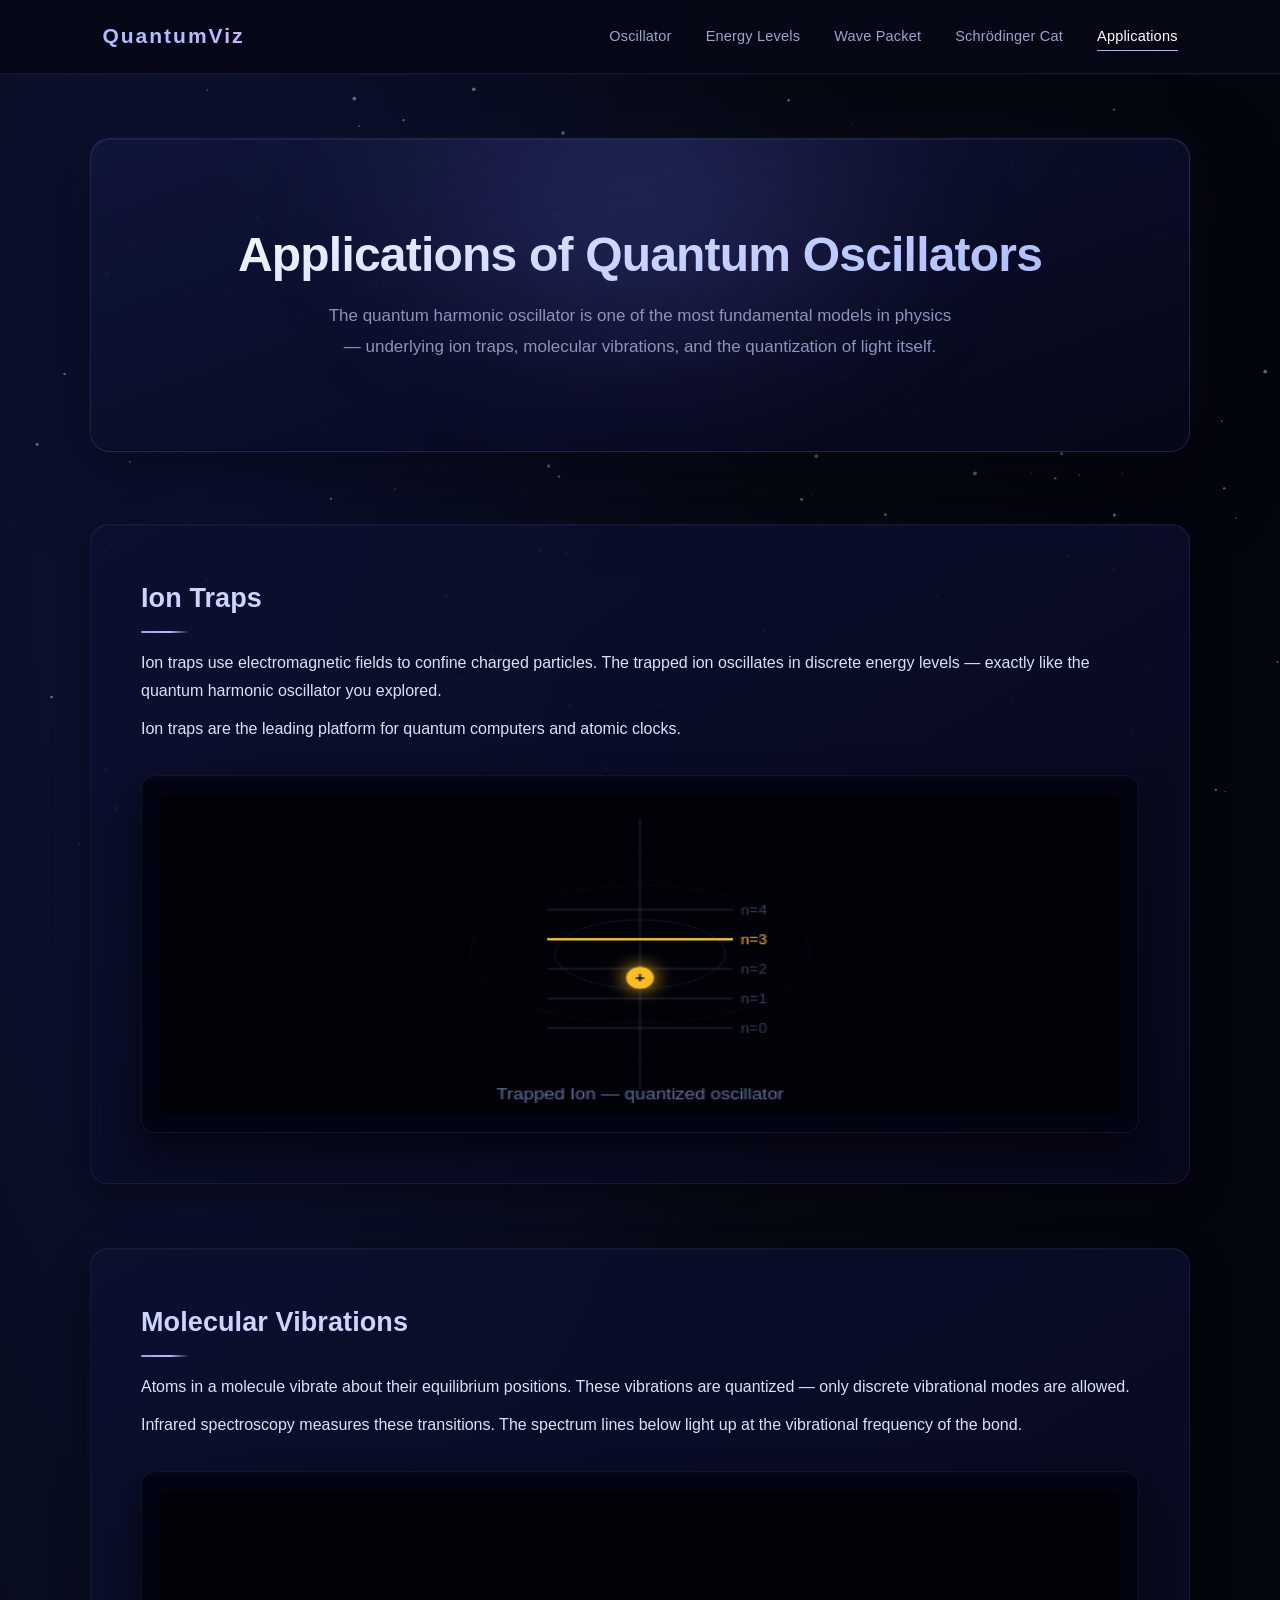
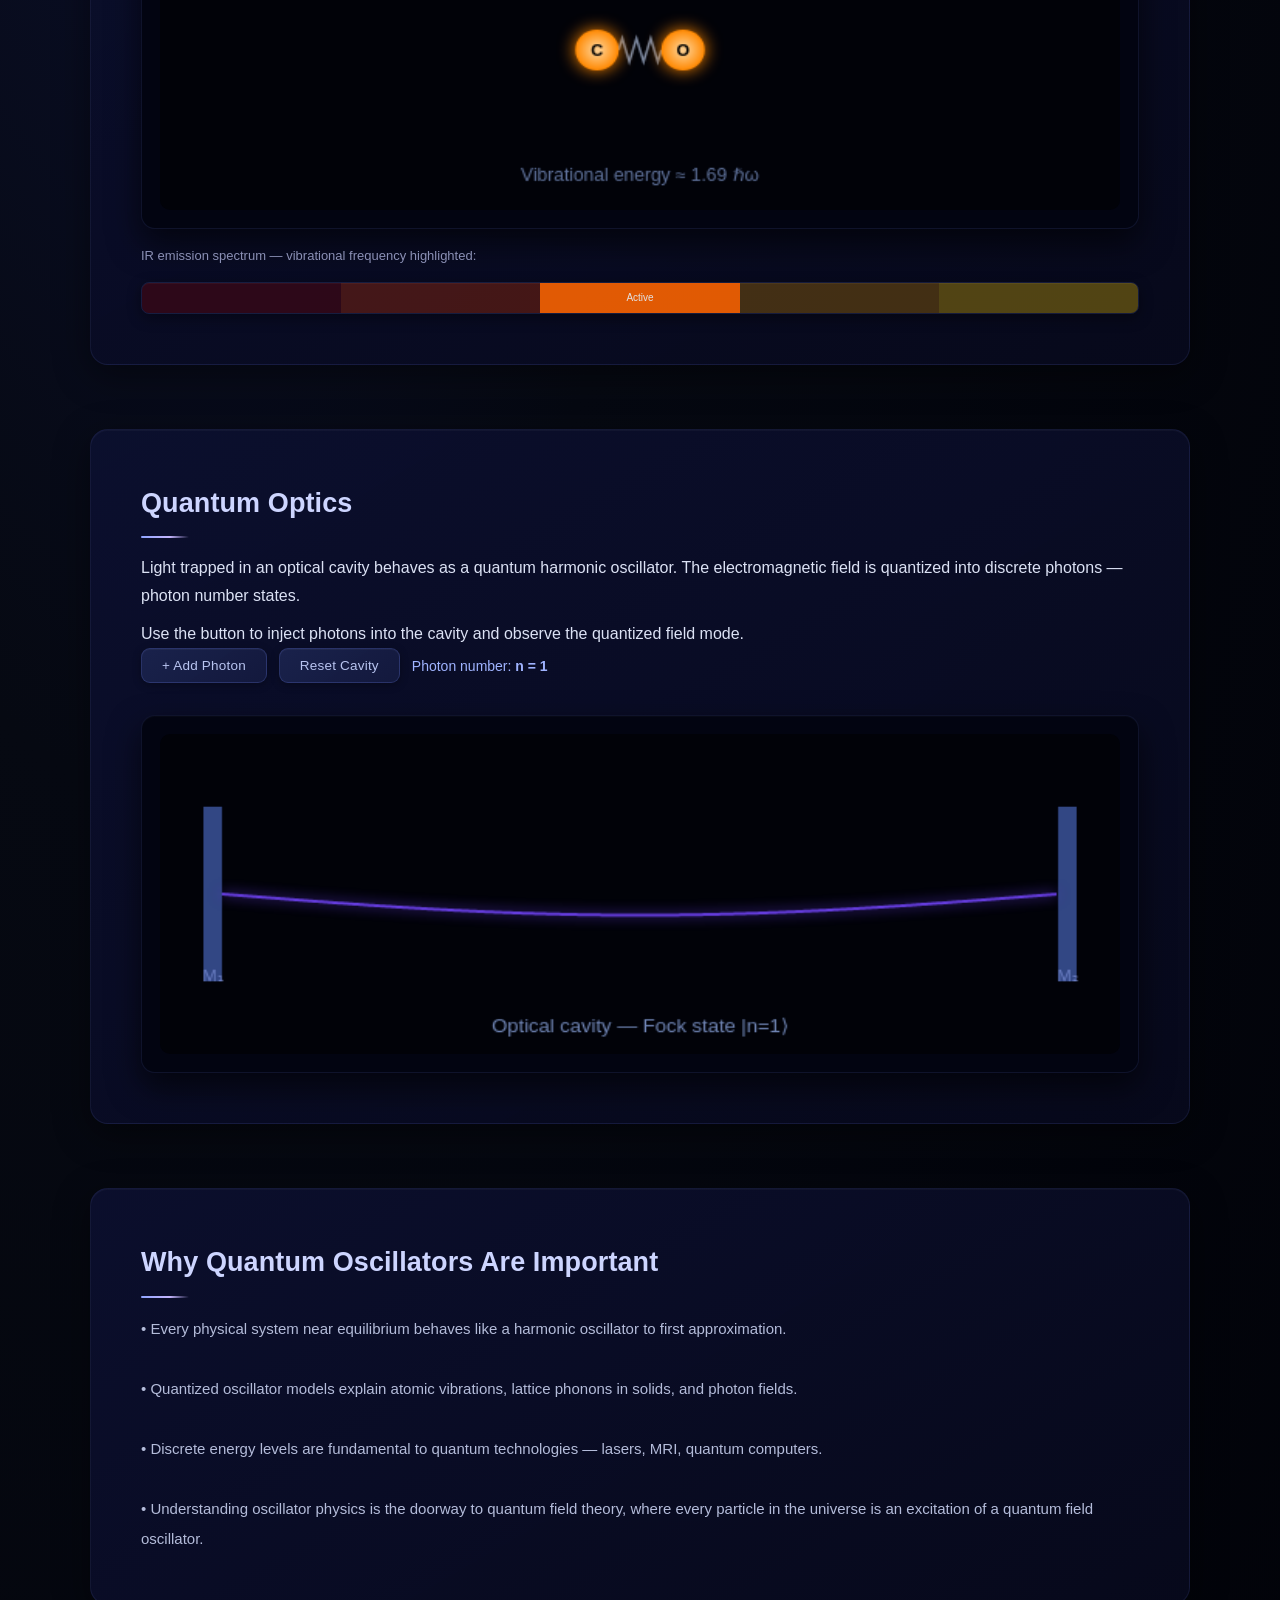
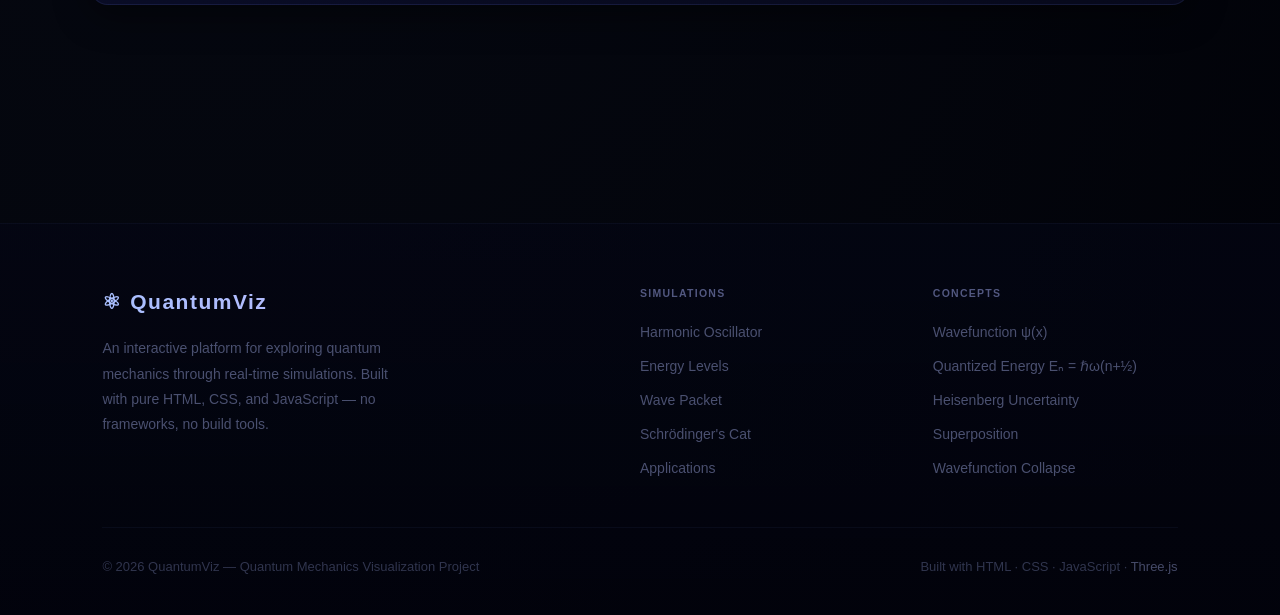
<file: applications.html>
<!DOCTYPE html>
<html lang="en">
<head>
<meta charset="UTF-8">
<meta name="viewport" content="width=device-width, initial-scale=1.0">
<title>QuantumViz — Applications</title>
<link rel="stylesheet" href="css/index.css">
<link rel="icon" href="data:image/svg+xml,<svg xmlns='http://www.w3.org/2000/svg' viewBox='0 0 100 100'><text y='.9em' font-size='90'>⚛</text></svg>">
</head>
<body>

<canvas id="backgroundPhysics"></canvas>

<nav class="navbar">
  <a class="logo" href="index.html">QuantumViz</a>
  <button class="hamburger" id="hamburger" aria-label="Menu">
    <span></span><span></span><span></span>
  </button>
  <ul class="nav-links">
    <li><a href="oscillator.html">Oscillator</a></li>
    <li><a href="energy.html">Energy Levels</a></li>
    <li><a href="wavepacket.html">Wave Packet</a></li>
    <li><a href="schrodinger.html">Schrödinger Cat</a></li>
    <li><a href="applications.html">Applications</a></li>
  </ul>
</nav>

<main class="container">

  <section class="hero">
    <h1>Applications of Quantum Oscillators</h1>
    <p>The quantum harmonic oscillator is one of the most fundamental models in physics —
    underlying ion traps, molecular vibrations, and the quantization of light itself.</p>
  </section>

  <section>
    <h2>Ion Traps</h2>
    <p>Ion traps use electromagnetic fields to confine charged particles. The trapped ion oscillates
    in discrete energy levels — exactly like the quantum harmonic oscillator you explored.</p>
    <p style="margin-top:10px">Ion traps are the leading platform for quantum computers and atomic clocks.</p>
    <div class="visual-panel">
      <canvas id="ionCanvas"></canvas>
    </div>
  </section>

  <section>
    <h2>Molecular Vibrations</h2>
    <p>Atoms in a molecule vibrate about their equilibrium positions.
    These vibrations are quantized — only discrete vibrational modes are allowed.</p>
    <p style="margin-top:10px">
      Infrared spectroscopy measures these transitions. The spectrum lines below light up
      at the vibrational frequency of the bond.
    </p>
    <div class="visual-panel">
      <canvas id="moleculeCanvas"></canvas>
    </div>
    <!-- IR Spectrum strip -->
    <p style="font-size:13px;color:#8b90b5;margin-top:16px;margin-bottom:6px">
      IR emission spectrum — vibrational frequency highlighted:
    </p>
    <div class="spectrum-strip" id="irStrip">
      <div style="flex:1;background:#800000;opacity:0.3" title="Far IR"></div>
      <div style="flex:1;background:#cc3300;opacity:0.3" title="Mid IR"></div>
      <div id="irActive" style="flex:1;background:#ff6600;opacity:1;position:relative" title="Active mode">
        <div style="position:absolute;top:50%;left:50%;transform:translate(-50%,-50%);font-size:10px;color:white;white-space:nowrap">Active</div>
      </div>
      <div style="flex:1;background:#cc8800;opacity:0.3" title="Near IR"></div>
      <div style="flex:1;background:#ffcc00;opacity:0.3" title="Near IR edge"></div>
    </div>
  </section>

  <section>
    <h2>Quantum Optics</h2>
    <p>Light trapped in an optical cavity behaves as a quantum harmonic oscillator.
    The electromagnetic field is quantized into discrete photons — photon number states.</p>
    <p style="margin-top:10px">
      Use the button to inject photons into the cavity and observe the quantized field mode.
    </p>
    <div class="controls">
      <button id="addPhotonBtn">+ Add Photon</button>
      <button id="resetPhotonBtn">Reset Cavity</button>
      <span style="font-size:14px;color:#9fb3ff">Photon number: <strong id="photonCount">n = 1</strong></span>
    </div>
    <div class="visual-panel">
      <canvas id="photonCanvas"></canvas>
    </div>
  </section>

  <section class="explanation-panel">
    <h2>Why Quantum Oscillators Are Important</h2>
    <p>
      • Every physical system near equilibrium behaves like a harmonic oscillator to first approximation.<br><br>
      • Quantized oscillator models explain atomic vibrations, lattice phonons in solids, and photon fields.<br><br>
      • Discrete energy levels are fundamental to quantum technologies — lasers, MRI, quantum computers.<br><br>
      • Understanding oscillator physics is the doorway to quantum field theory, where every particle
      in the universe is an excitation of a quantum field oscillator.
    </p>
  </section>

</main>

<footer class="site-footer">
  <div class="footer-grid">

    <div class="footer-brand">
      <span class="logo-text">⚛ QuantumViz</span>
      <p>
        An interactive platform for exploring quantum mechanics through
        real-time simulations. Built with pure HTML, CSS, and JavaScript —
        no frameworks, no build tools.
      </p>
    </div>

    <div class="footer-col">
      <h4>Simulations</h4>
      <ul>
        <li><a href="oscillator.html">Harmonic Oscillator</a></li>
        <li><a href="energy.html">Energy Levels</a></li>
        <li><a href="wavepacket.html">Wave Packet</a></li>
        <li><a href="schrodinger.html">Schrödinger's Cat</a></li>
        <li><a href="applications.html">Applications</a></li>
      </ul>
    </div>

    <div class="footer-col">
      <h4>Concepts</h4>
      <ul>
        <li>Wavefunction ψ(x)</li>
        <li>Quantized Energy Eₙ = ℏω(n+½)</li>
        <li>Heisenberg Uncertainty</li>
        <li>Superposition</li>
        <li>Wavefunction Collapse</li>
      </ul>
    </div>

  </div>

  <div class="footer-bottom">
    <span>© 2026 QuantumViz — Quantum Mechanics Visualization Project</span>
    <span>Built with HTML · CSS · JavaScript · <a href="https://threejs.org" target="_blank">Three.js</a></span>
  </div>
</footer>

<script src="js/applications.js"></script>
<script src="js/background.js"></script>
<script src="js/nav.js"></script>

</body>
</html>
</file>
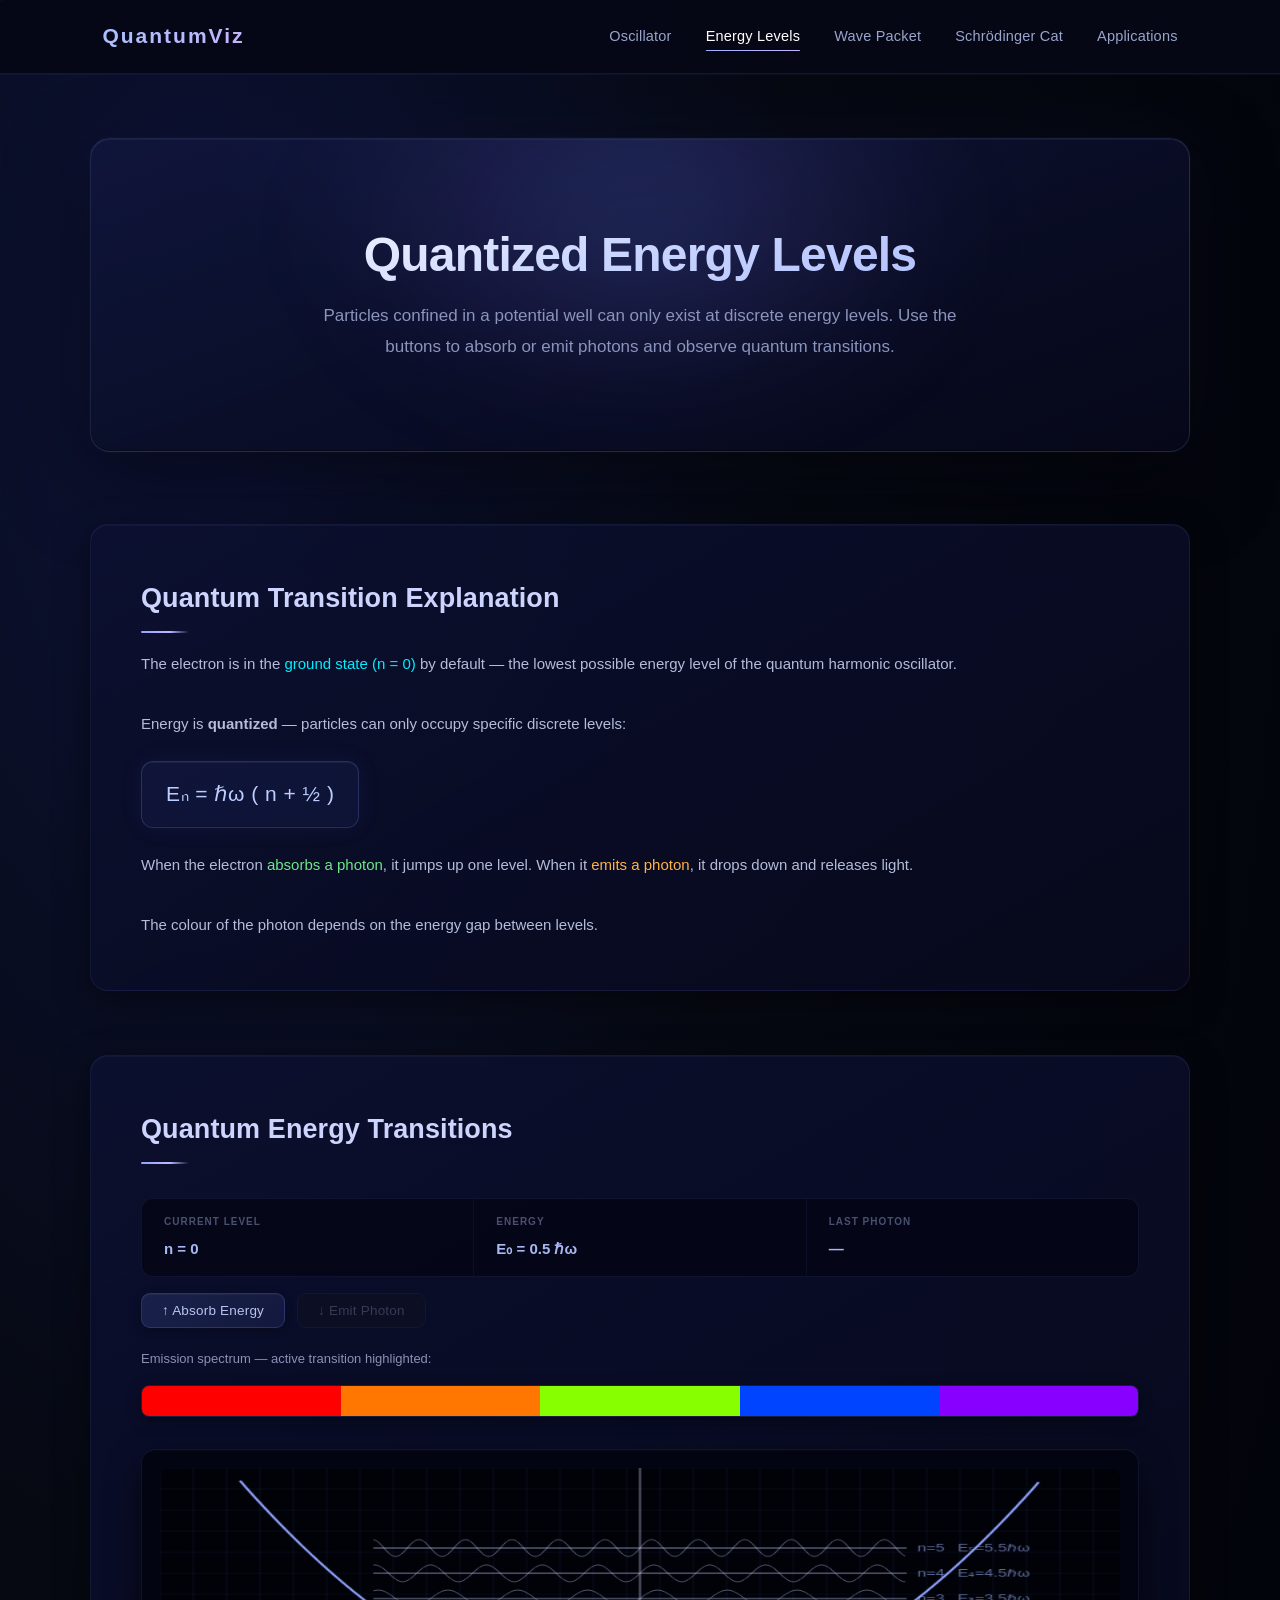
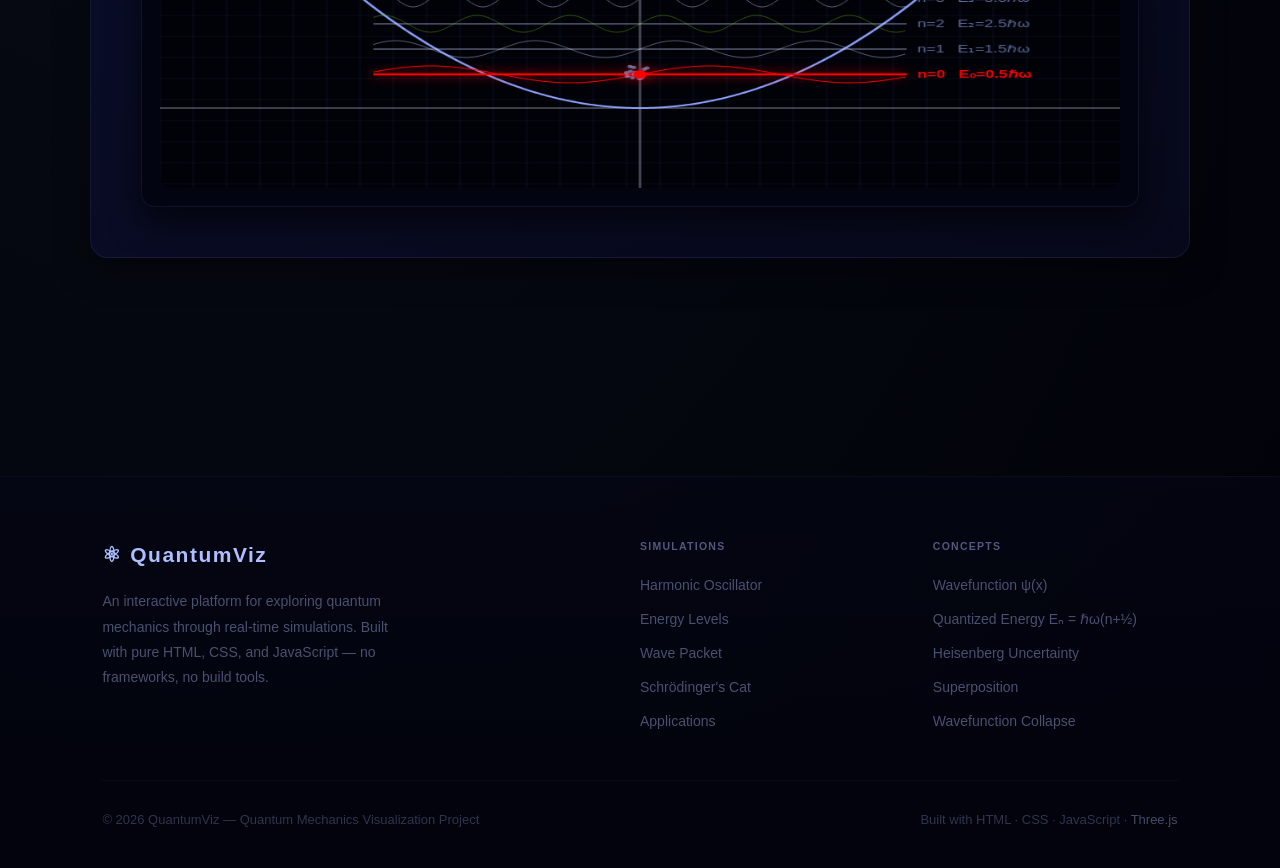
<file: energy.html>
<!DOCTYPE html>
<html lang="en">
<head>
<meta charset="UTF-8">
<meta name="viewport" content="width=device-width, initial-scale=1.0">
<title>QuantumViz — Energy Levels</title>
<link rel="stylesheet" href="css/index.css">
<link rel="icon" href="data:image/svg+xml,<svg xmlns='http://www.w3.org/2000/svg' viewBox='0 0 100 100'><text y='.9em' font-size='90'>⚛</text></svg>">
</head>
<body>

<canvas id="backgroundPhysics"></canvas>

<nav class="navbar">
  <a class="logo" href="index.html">QuantumViz</a>
  <button class="hamburger" id="hamburger" aria-label="Menu">
    <span></span><span></span><span></span>
  </button>
  <ul class="nav-links">
    <li><a href="oscillator.html">Oscillator</a></li>
    <li><a href="energy.html">Energy Levels</a></li>
    <li><a href="wavepacket.html">Wave Packet</a></li>
    <li><a href="schrodinger.html">Schrödinger Cat</a></li>
    <li><a href="applications.html">Applications</a></li>
  </ul>
</nav>

<main class="container">

  <section class="hero">
    <h1>Quantized Energy Levels</h1>
    <p>Particles confined in a potential well can only exist at discrete energy levels.
    Use the buttons to absorb or emit photons and observe quantum transitions.</p>
  </section>

  <section class="explanation-panel">
    <h2>Quantum Transition Explanation</h2>
    <p>
      The electron is in the <span class="energy-ground">ground state (n = 0)</span> by default —
      the lowest possible energy level of the quantum harmonic oscillator.<br><br>
      Energy is <strong>quantized</strong> — particles can only occupy specific discrete levels:
    </p>

    <div class="formula">
      Eₙ = ℏω ( n + ½ )
      <div class="tooltip">
        <strong>Eₙ</strong> — energy of quantum state n<br>
        <strong>ℏ</strong> — reduced Planck constant (1.055 × 10⁻³⁴ J·s)<br>
        <strong>ω</strong> — angular frequency of oscillation<br>
        <strong>n</strong> — quantum number (0, 1, 2, 3, …)<br><br>
        The ½ is the <em>zero-point energy</em> — even at n=0, the particle has energy.
      </div>
    </div>

    <p>
      When the electron <span class="energy-absorb">absorbs a photon</span>, it jumps up one level.
      When it <span class="energy-emit">emits a photon</span>, it drops down and releases light.<br><br>
      The colour of the photon depends on the energy gap between levels.
    </p>
  </section>

  <section>
    <h2>Quantum Energy Transitions</h2>

    <!-- Live readout -->
    <div class="readout-bar" style="margin-bottom:16px">
      <div class="readout-item">
        <span class="readout-label">Current level</span>
        <span class="readout-value" id="levelDisplay">n = 0</span>
      </div>
      <div class="readout-item">
        <span class="readout-label">Energy</span>
        <span class="readout-value" id="energyDisplay">E₀ = 0.5 ℏω</span>
      </div>
      <div class="readout-item">
        <span class="readout-label">Last photon</span>
        <span class="readout-value" id="photonDisplay">—</span>
      </div>
    </div>

    <div class="controls">
      <button id="exciteBtn">↑ Absorb Energy</button>
      <button id="relaxBtn" disabled>↓ Emit Photon</button>
    </div>

    <!-- Absorption spectrum strip -->
    <p style="font-size:13px;color:#8b90b5;margin-bottom:8px">Emission spectrum — active transition highlighted:</p>
    <div class="spectrum-strip" id="spectrumStrip">
      <div class="spectrum-segment" style="background:#ff0000" data-level="1" title="n=0→1  Red"></div>
      <div class="spectrum-segment" style="background:#ff7700" data-level="2" title="n=1→2  Orange"></div>
      <div class="spectrum-segment" style="background:#88ff00" data-level="3" title="n=2→3  Green"></div>
      <div class="spectrum-segment" style="background:#0044ff" data-level="4" title="n=3→4  Blue"></div>
      <div class="spectrum-segment" style="background:#8800ff" data-level="5" title="n=4→5  Violet"></div>
    </div>

    <div class="visual-panel">
      <canvas id="energyCanvas"></canvas>
    </div>
  </section>

</main>

<footer class="site-footer">
  <div class="footer-grid">

    <div class="footer-brand">
      <span class="logo-text">⚛ QuantumViz</span>
      <p>
        An interactive platform for exploring quantum mechanics through
        real-time simulations. Built with pure HTML, CSS, and JavaScript —
        no frameworks, no build tools.
      </p>
    </div>

    <div class="footer-col">
      <h4>Simulations</h4>
      <ul>
        <li><a href="oscillator.html">Harmonic Oscillator</a></li>
        <li><a href="energy.html">Energy Levels</a></li>
        <li><a href="wavepacket.html">Wave Packet</a></li>
        <li><a href="schrodinger.html">Schrödinger's Cat</a></li>
        <li><a href="applications.html">Applications</a></li>
      </ul>
    </div>

    <div class="footer-col">
      <h4>Concepts</h4>
      <ul>
        <li>Wavefunction ψ(x)</li>
        <li>Quantized Energy Eₙ = ℏω(n+½)</li>
        <li>Heisenberg Uncertainty</li>
        <li>Superposition</li>
        <li>Wavefunction Collapse</li>
      </ul>
    </div>

  </div>

  <div class="footer-bottom">
    <span>© 2026 QuantumViz — Quantum Mechanics Visualization Project</span>
    <span>Built with HTML · CSS · JavaScript · <a href="https://threejs.org" target="_blank">Three.js</a></span>
  </div>
</footer>

<script src="js/potential.js"></script>
<script src="js/background.js"></script>
<script src="js/nav.js"></script>

</body>
</html>
</file>
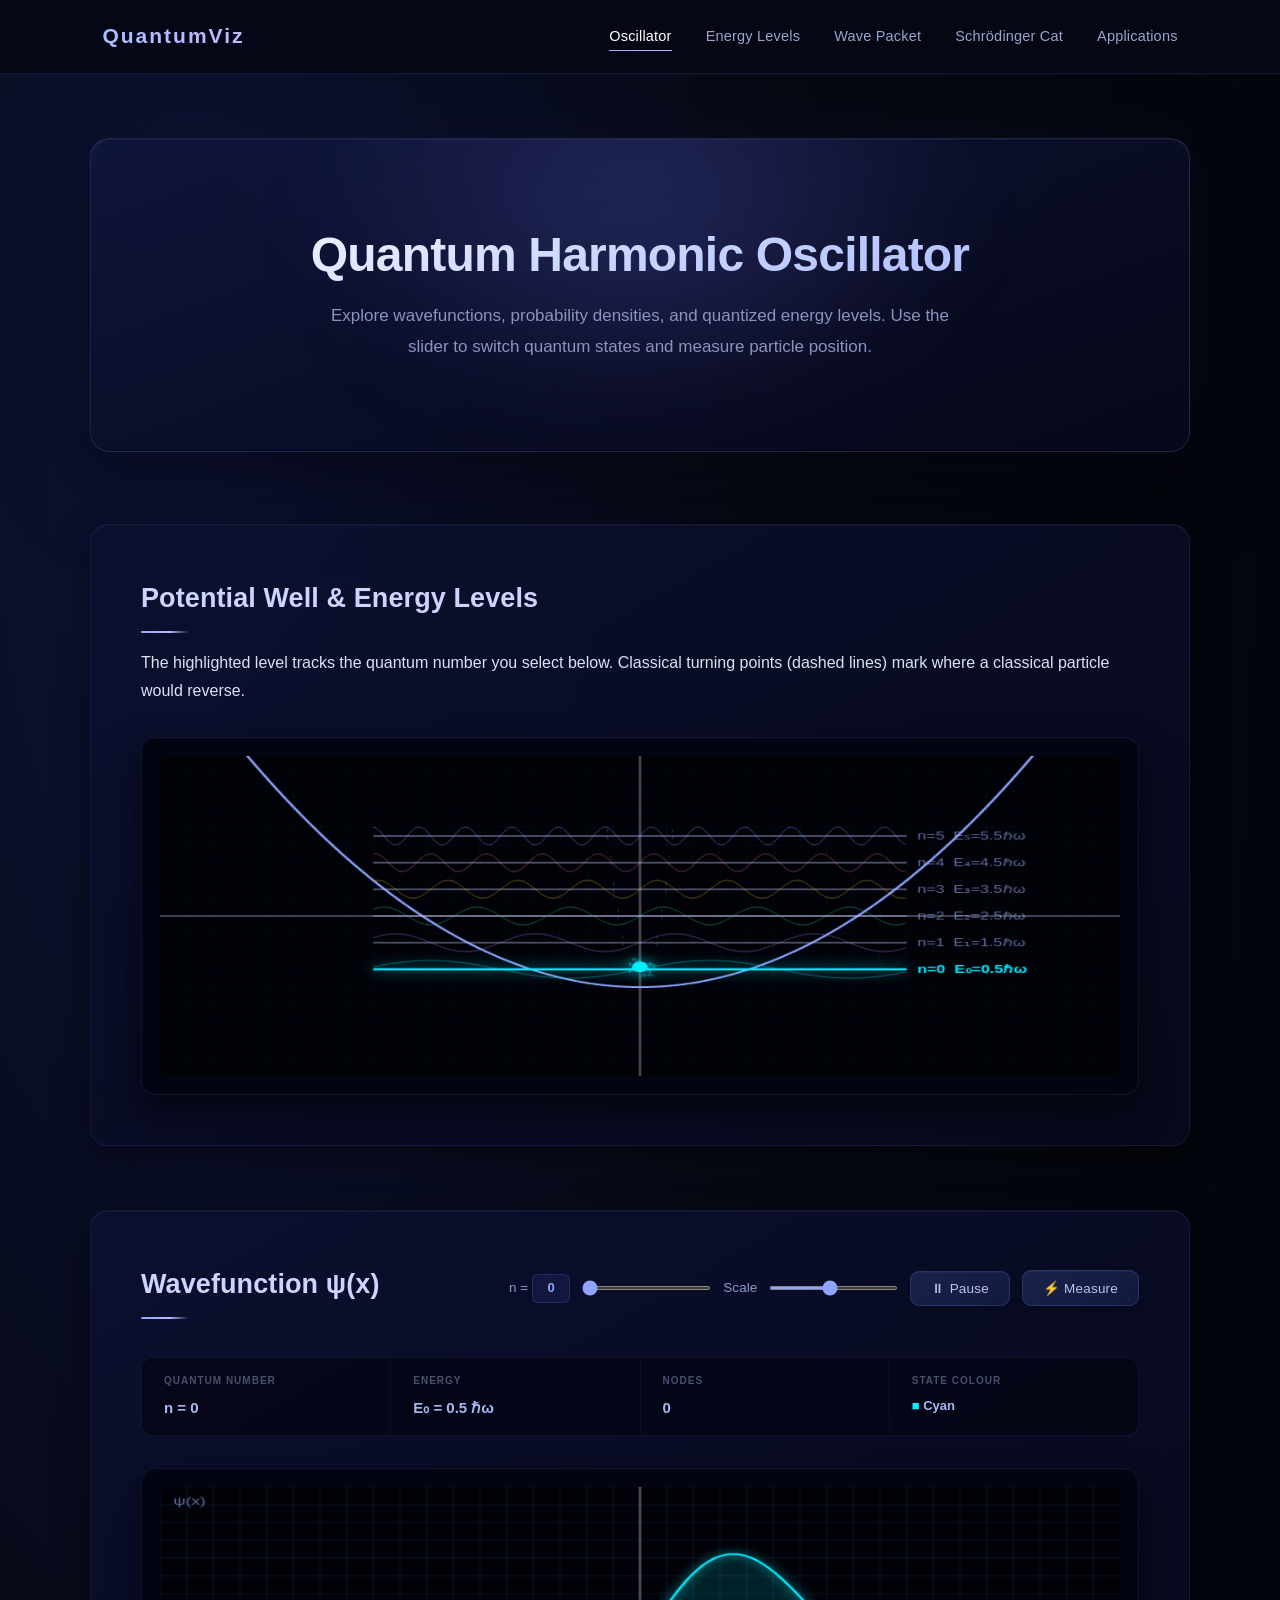
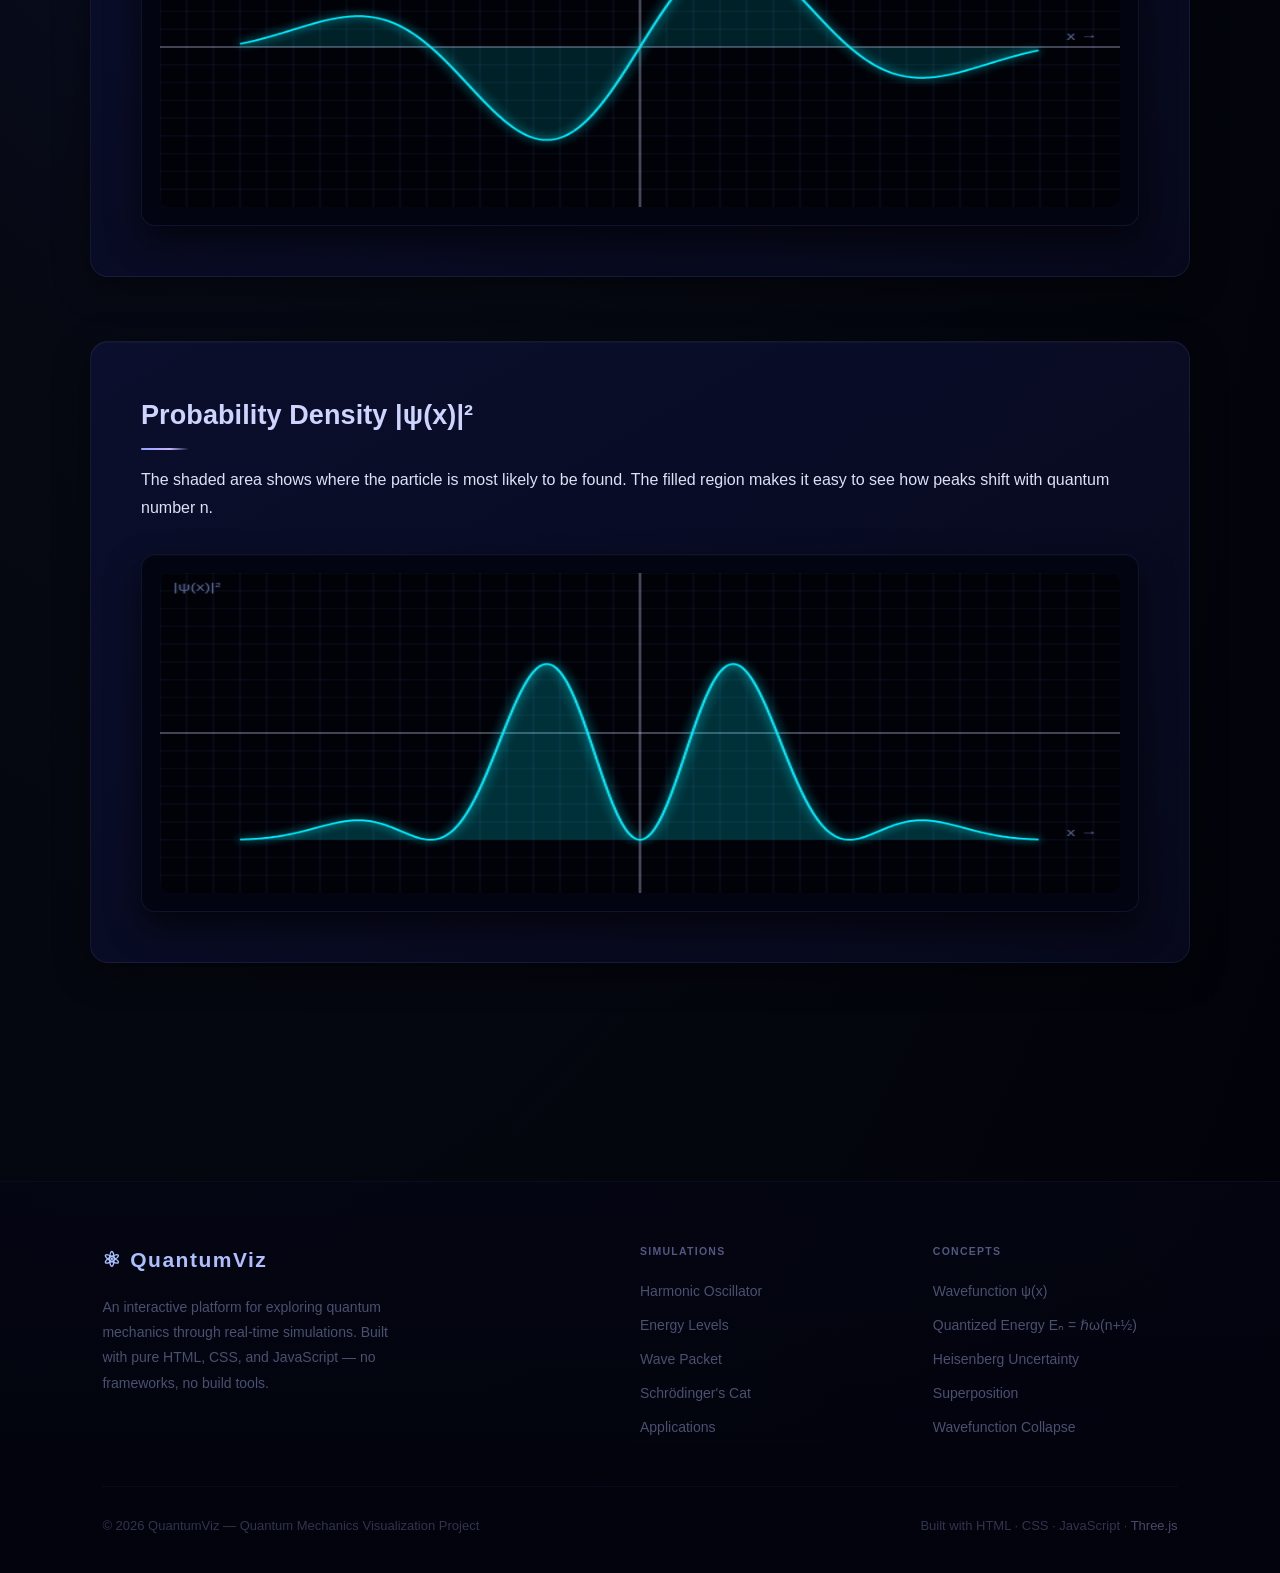
<file: oscillator.html>
<!DOCTYPE html>
<html lang="en">
<head>
<meta charset="UTF-8">
<meta name="viewport" content="width=device-width, initial-scale=1.0">
<title>QuantumViz — Harmonic Oscillator</title>
<link rel="stylesheet" href="css/index.css">
<link rel="icon" href="data:image/svg+xml,<svg xmlns='http://www.w3.org/2000/svg' viewBox='0 0 100 100'><text y='.9em' font-size='90'>⚛</text></svg>">
</head>
<body>

<canvas id="backgroundPhysics"></canvas>

<nav class="navbar">
  <a class="logo" href="index.html">QuantumViz</a>
  <button class="hamburger" id="hamburger" aria-label="Menu">
    <span></span><span></span><span></span>
  </button>
  <ul class="nav-links">
    <li><a href="oscillator.html">Oscillator</a></li>
    <li><a href="energy.html">Energy Levels</a></li>
    <li><a href="wavepacket.html">Wave Packet</a></li>
    <li><a href="schrodinger.html">Schrödinger Cat</a></li>
    <li><a href="applications.html">Applications</a></li>
  </ul>
</nav>

<main class="container">

  <section class="hero">
    <h1>Quantum Harmonic Oscillator</h1>
    <p>Explore wavefunctions, probability densities, and quantized energy levels. 
       Use the slider to switch quantum states and measure particle position.</p>
  </section>

  <section>
    <h2>Potential Well &amp; Energy Levels</h2>
    <p>The highlighted level tracks the quantum number you select below. 
       Classical turning points (dashed lines) mark where a classical particle would reverse.</p>
    <div class="visual-panel">
      <canvas id="energyCanvas"></canvas>
    </div>
  </section>

  <section>
    <div class="graph-header">
      <h2>Wavefunction ψ(x)</h2>
      <div class="controls">
        <label>n = <span class="slider-val" id="nValue">0</span></label>
        <input type="range" id="nSlider" min="0" max="5" value="0" step="1">
        <label>Scale</label>
        <input type="range" id="scaleSlider" min="50" max="200" value="120" step="1">
        <button id="pauseBtn">⏸ Pause</button>
        <button id="measureBtn">⚡ Measure</button>
      </div>
    </div>

    <div class="readout-bar">
      <div class="readout-item">
        <span class="readout-label">Quantum number</span>
        <span class="readout-value" id="ro-n">n = 0</span>
      </div>
      <div class="readout-item">
        <span class="readout-label">Energy</span>
        <span class="readout-value" id="ro-e">E₀ = ½ ℏω</span>
      </div>
      <div class="readout-item">
        <span class="readout-label">Nodes</span>
        <span class="readout-value" id="ro-nodes">0</span>
      </div>
      <div class="readout-item">
        <span class="readout-label">State colour</span>
        <span class="readout-value" id="ro-color" style="font-size:13px">—</span>
      </div>
    </div>

    <div class="visual-panel">
      <canvas id="waveCanvas"></canvas>
    </div>
  </section>

  <section>
    <h2>Probability Density |ψ(x)|²</h2>
    <p>The shaded area shows where the particle is most likely to be found. 
       The filled region makes it easy to see how peaks shift with quantum number n.</p>
    <div class="visual-panel">
      <canvas id="probCanvas"></canvas>
    </div>
  </section>

</main>

<footer class="site-footer">
  <div class="footer-grid">

    <div class="footer-brand">
      <span class="logo-text">⚛ QuantumViz</span>
      <p>
        An interactive platform for exploring quantum mechanics through
        real-time simulations. Built with pure HTML, CSS, and JavaScript —
        no frameworks, no build tools.
      </p>
    </div>

    <div class="footer-col">
      <h4>Simulations</h4>
      <ul>
        <li><a href="oscillator.html">Harmonic Oscillator</a></li>
        <li><a href="energy.html">Energy Levels</a></li>
        <li><a href="wavepacket.html">Wave Packet</a></li>
        <li><a href="schrodinger.html">Schrödinger's Cat</a></li>
        <li><a href="applications.html">Applications</a></li>
      </ul>
    </div>

    <div class="footer-col">
      <h4>Concepts</h4>
      <ul>
        <li>Wavefunction ψ(x)</li>
        <li>Quantized Energy Eₙ = ℏω(n+½)</li>
        <li>Heisenberg Uncertainty</li>
        <li>Superposition</li>
        <li>Wavefunction Collapse</li>
      </ul>
    </div>

  </div>

  <div class="footer-bottom">
    <span>© 2026 QuantumViz — Quantum Mechanics Visualization Project</span>
    <span>Built with HTML · CSS · JavaScript · <a href="https://threejs.org" target="_blank">Three.js</a></span>
  </div>
</footer>

<script src="js/oscillator.js"></script>
<script src="js/background.js"></script>
<script src="js/nav.js"></script>

</body>
</html>
</file>
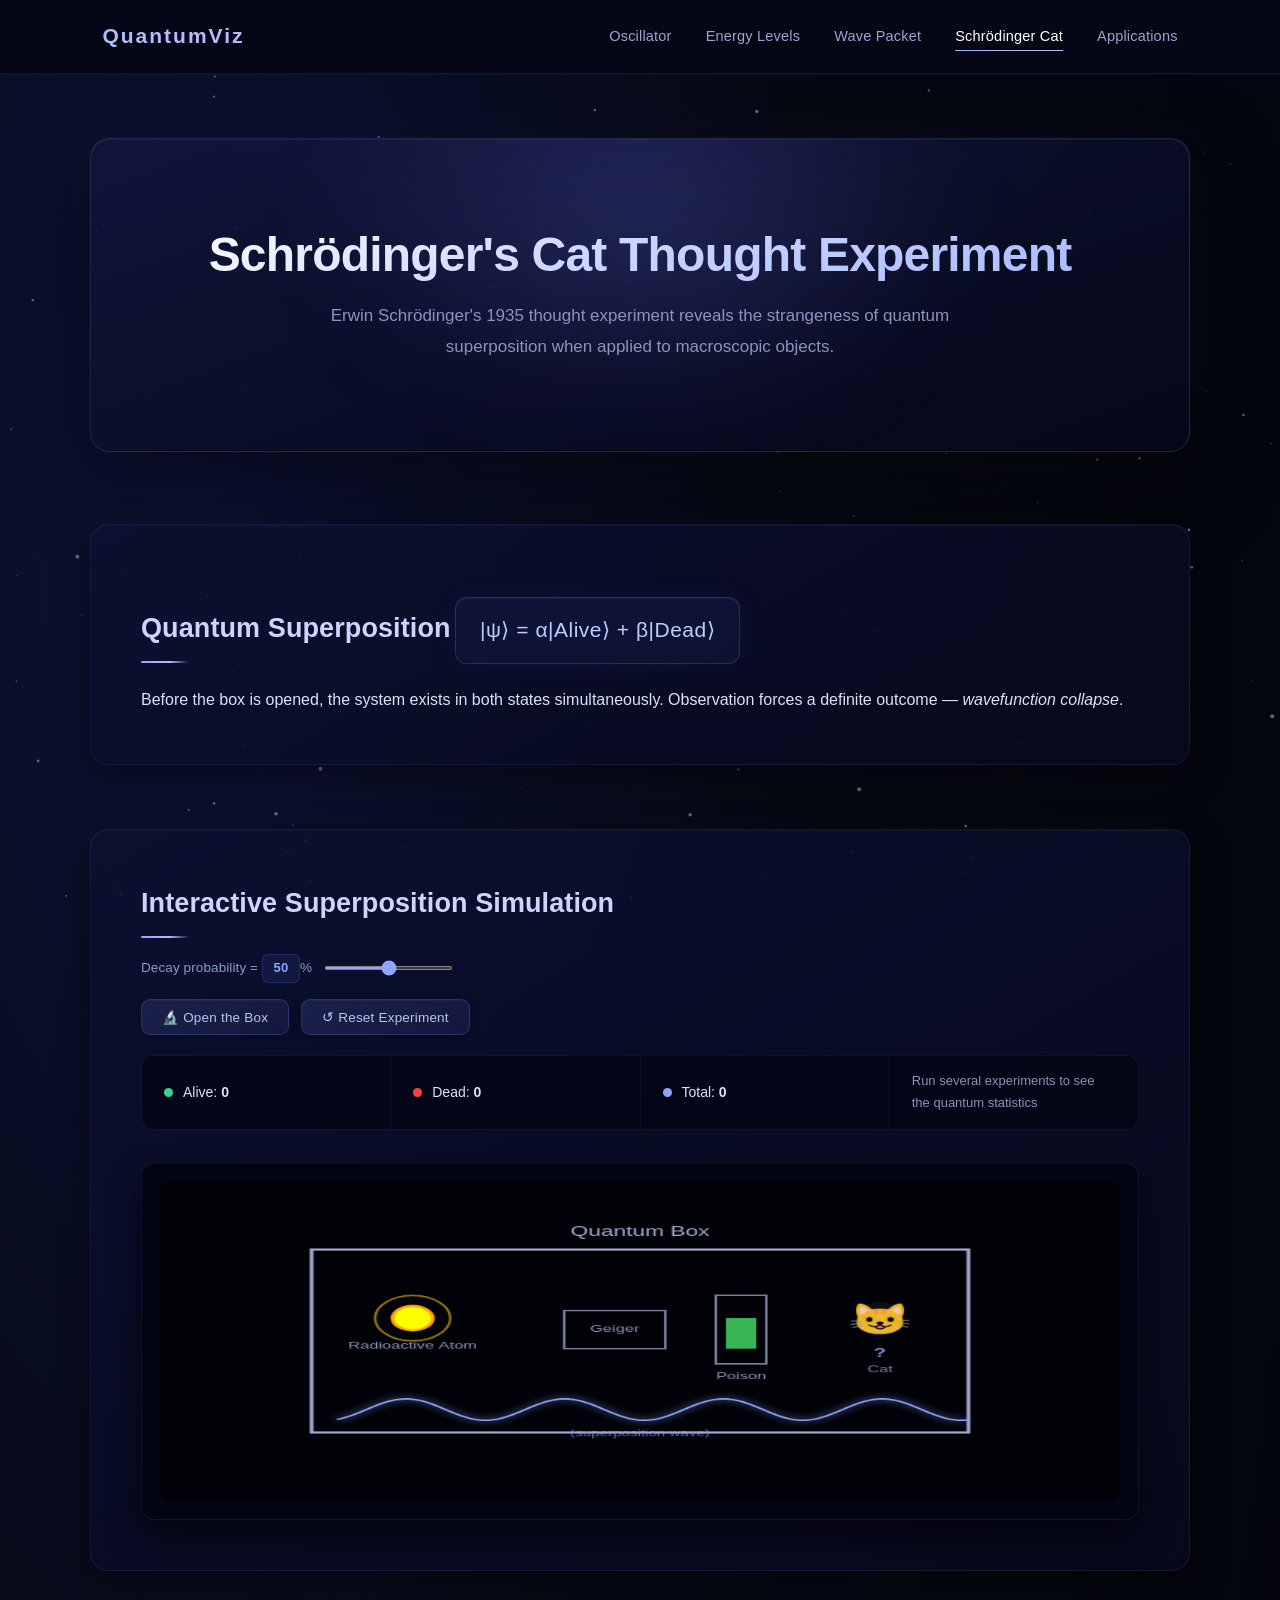
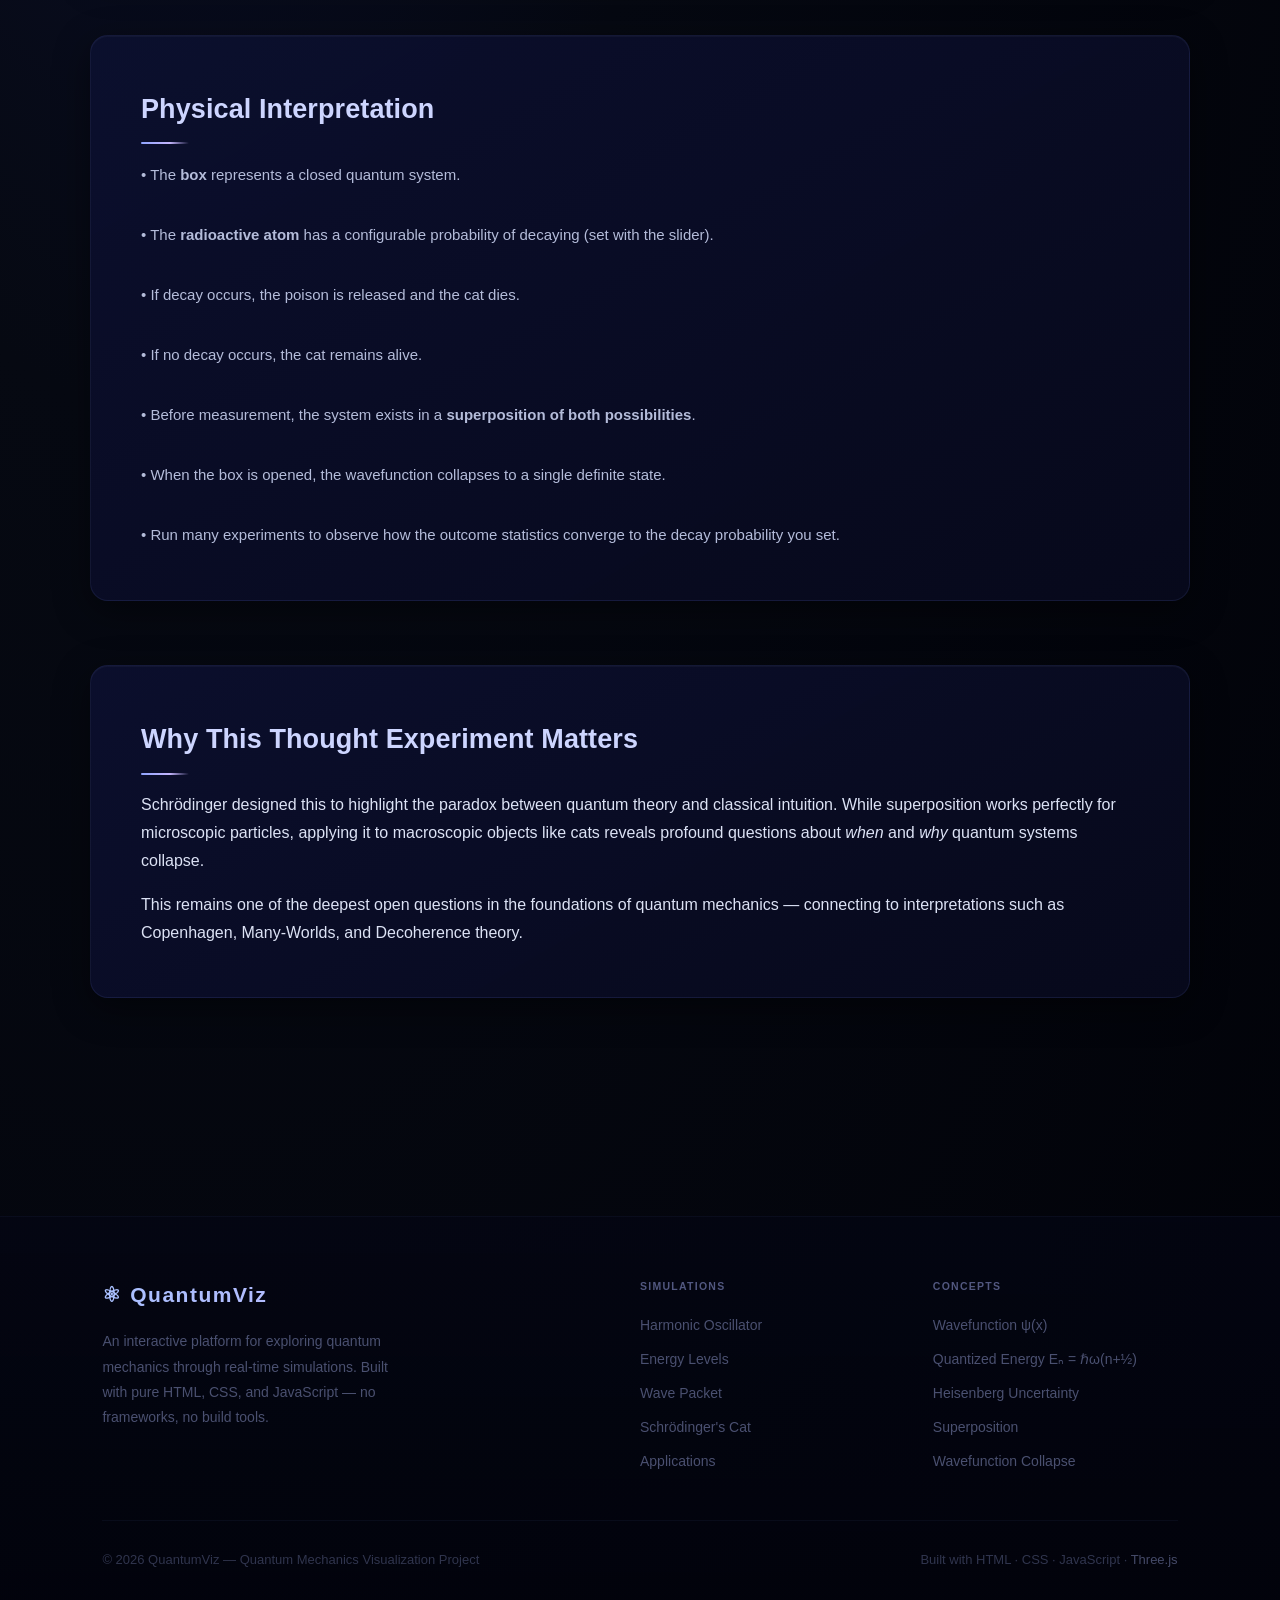
<file: schrodinger.html>
<!DOCTYPE html>
<html lang="en">
<head>
<meta charset="UTF-8">
<meta name="viewport" content="width=device-width, initial-scale=1.0">
<title>QuantumViz — Schrödinger's Cat</title>
<link rel="stylesheet" href="css/index.css">
<link rel="icon" href="data:image/svg+xml,<svg xmlns='http://www.w3.org/2000/svg' viewBox='0 0 100 100'><text y='.9em' font-size='90'>⚛</text></svg>">
</head>
<body>

<canvas id="backgroundPhysics"></canvas>

<nav class="navbar">
  <a class="logo" href="index.html">QuantumViz</a>
  <button class="hamburger" id="hamburger" aria-label="Menu">
    <span></span><span></span><span></span>
  </button>
  <ul class="nav-links">
    <li><a href="oscillator.html">Oscillator</a></li>
    <li><a href="energy.html">Energy Levels</a></li>
    <li><a href="wavepacket.html">Wave Packet</a></li>
    <li><a href="schrodinger.html">Schrödinger Cat</a></li>
    <li><a href="applications.html">Applications</a></li>
  </ul>
</nav>

<main class="container">

  <section class="hero">
    <h1>Schrödinger's Cat Thought Experiment</h1>
    <p>Erwin Schrödinger's 1935 thought experiment reveals the strangeness of quantum superposition
    when applied to macroscopic objects.</p>
  </section>

  <section>
    <h2>Quantum Superposition</h2>
    <div class="formula">
      |ψ⟩ = α|Alive⟩ + β|Dead⟩
      <div class="tooltip">
        <strong>|ψ⟩</strong> — the quantum state of the system<br>
        <strong>α, β</strong> — probability amplitudes (complex numbers)<br>
        <strong>|α|²</strong> — probability of finding cat alive<br>
        <strong>|β|²</strong> — probability of finding cat dead<br><br>
        Before measurement: |α|² + |β|² = 1 (normalisation)<br>
        After measurement: state collapses to one of the two.
      </div>
    </div>
    <p>Before the box is opened, the system exists in both states simultaneously.
    Observation forces a definite outcome — <em>wavefunction collapse</em>.</p>
  </section>

  <section>
    <h2>Interactive Superposition Simulation</h2>

    <!-- Decay probability control -->
    <div class="controls" style="margin-bottom:16px">
      <label>Decay probability = <span class="slider-val" id="decayVal">50</span>%</label>
      <input type="range" id="decaySlider" min="10" max="90" value="50" step="5">
    </div>

    <div class="controls">
      <button id="measureBtn">🔬 Open the Box</button>
      <button id="resetBtn">↺ Reset Experiment</button>
    </div>

    <!-- Outcome statistics -->
    <div class="outcome-counter" id="outcomeCounter">
      <div class="outcome-item">
        <div class="outcome-dot" style="background:#34d399"></div>
        <span>Alive: <strong id="aliveCount">0</strong></span>
      </div>
      <div class="outcome-item">
        <div class="outcome-dot" style="background:#ef4444"></div>
        <span>Dead: <strong id="deadCount">0</strong></span>
      </div>
      <div class="outcome-item">
        <div class="outcome-dot" style="background:#8fa4ff"></div>
        <span>Total: <strong id="totalCount">0</strong></span>
      </div>
      <div class="outcome-item" id="rateDisplay" style="margin-left:auto;font-size:13px;color:#8b90b5">
        Run several experiments to see the quantum statistics
      </div>
    </div>

    <div class="visual-panel">
      <canvas id="catCanvas"></canvas>
    </div>
  </section>

  <section class="explanation-panel">
    <h2>Physical Interpretation</h2>
    <p>
      • The <strong>box</strong> represents a closed quantum system.<br><br>
      • The <strong>radioactive atom</strong> has a configurable probability of decaying (set with the slider).<br><br>
      • If decay occurs, the poison is released and the cat dies.<br><br>
      • If no decay occurs, the cat remains alive.<br><br>
      • Before measurement, the system exists in a <strong>superposition of both possibilities</strong>.<br><br>
      • When the box is opened, the wavefunction collapses to a single definite state.<br><br>
      • Run many experiments to observe how the outcome statistics converge to the decay probability you set.
    </p>
  </section>

  <section>
    <h2>Why This Thought Experiment Matters</h2>
    <p>
      Schrödinger designed this to highlight the paradox between quantum theory and classical intuition.
      While superposition works perfectly for microscopic particles, applying it to macroscopic objects
      like cats reveals profound questions about <em>when</em> and <em>why</em> quantum systems collapse.
    </p>
    <p style="margin-top:16px">
      This remains one of the deepest open questions in the foundations of quantum mechanics —
      connecting to interpretations such as Copenhagen, Many-Worlds, and Decoherence theory.
    </p>
  </section>

</main>

<footer class="site-footer">
  <div class="footer-grid">

    <div class="footer-brand">
      <span class="logo-text">⚛ QuantumViz</span>
      <p>
        An interactive platform for exploring quantum mechanics through
        real-time simulations. Built with pure HTML, CSS, and JavaScript —
        no frameworks, no build tools.
      </p>
    </div>

    <div class="footer-col">
      <h4>Simulations</h4>
      <ul>
        <li><a href="oscillator.html">Harmonic Oscillator</a></li>
        <li><a href="energy.html">Energy Levels</a></li>
        <li><a href="wavepacket.html">Wave Packet</a></li>
        <li><a href="schrodinger.html">Schrödinger's Cat</a></li>
        <li><a href="applications.html">Applications</a></li>
      </ul>
    </div>

    <div class="footer-col">
      <h4>Concepts</h4>
      <ul>
        <li>Wavefunction ψ(x)</li>
        <li>Quantized Energy Eₙ = ℏω(n+½)</li>
        <li>Heisenberg Uncertainty</li>
        <li>Superposition</li>
        <li>Wavefunction Collapse</li>
      </ul>
    </div>

  </div>

  <div class="footer-bottom">
    <span>© 2026 QuantumViz — Quantum Mechanics Visualization Project</span>
    <span>Built with HTML · CSS · JavaScript · <a href="https://threejs.org" target="_blank">Three.js</a></span>
  </div>
</footer>

<script src="js/schrodinger.js"></script>
<script src="js/background.js"></script>
<script src="js/nav.js"></script>

</body>
</html>
</file>
<file: css/index.css>
* {
  margin: 0;
  padding: 0;
  box-sizing: border-box;
}

html {
  overflow-x: clip;
  scroll-behavior: smooth;
}

body {
  font-family: "Segoe UI", Roboto, sans-serif;
  background: radial-gradient(ellipse at 15% 15%, #0d1235 0%, #060912 40%, #010208 100%);
  color: #dce2f5;
  line-height: 1.75;
  overflow-x: clip;
  min-height: 100vh;
  max-width: 100vw;
  animation: pageIn 0.55s cubic-bezier(0.22, 1, 0.36, 1);
}

@keyframes pageIn {
  from {
    opacity: 0;
    transform: translateY(20px);
  }
  to {
    opacity: 1;
    transform: translateY(0);
  }
}

#backgroundPhysics {
  position: fixed;
  top: 0;
  left: 0;
  width: 100%;
  height: 100%;
  z-index: -1;
  pointer-events: none;
  opacity: 0.65;
}

.navbar {
  position: sticky;
  top: 0;
  display: flex;
  justify-content: space-between;
  align-items: center;
  padding: 18px 8%;
  background: rgba(6, 8, 22, 0.96);
  border-bottom: 1px solid rgba(100, 120, 200, 0.14);
  backdrop-filter: blur(20px);
  -webkit-backdrop-filter: blur(20px);
  z-index: 1000;
  box-shadow: 0 1px 0 rgba(120, 140, 255, 0.06);
}

.logo {
  font-size: 21px;
  font-weight: 700;
  letter-spacing: 2px;
  text-decoration: none;
  color: #a8c0ff;
  background: linear-gradient(135deg, #a8c0ff, #c4b5fd);
  -webkit-background-clip: text;
  -webkit-text-fill-color: transparent;
  background-clip: text;
  transition: opacity 0.2s;
}

.logo:hover {
  opacity: 0.8;
}

.nav-links {
  list-style: none;
  display: flex;
  gap: 34px;
}

.nav-links a {
  text-decoration: none;
  color: #9aa4cc;
  font-size: 14.5px;
  font-weight: 400;
  position: relative;
  transition: color 0.25s ease;
  letter-spacing: 0.2px;
}

.nav-links a::after {
  content: "";
  position: absolute;
  left: 0;
  bottom: -7px;
  width: 0%;
  height: 1.5px;
  background: linear-gradient(90deg, #8fa4ff, #c4b5fd, transparent);
  border-radius: 2px;
  transition: width 0.3s cubic-bezier(0.22, 1, 0.36, 1);
}

.nav-links a:hover {
  color: #e8eeff;
}

.nav-links a:hover::after {
  width: 100%;
}

.nav-links a.active {
  color: #ffffff;
  font-weight: 500;
}

.nav-links a.active::after {
  width: 100%;
  background: linear-gradient(90deg, #9fb3ff, #c4b5fd);
}

.hamburger {
  display: none;
  flex-direction: column;
  gap: 5px;
  cursor: pointer;
  padding: 5px;
  background: none;
  border: none;
}

.hamburger span {
  display: block;
  width: 22px;
  height: 2px;
  background: #9fb3ff;
  border-radius: 2px;
  transition: all 0.3s cubic-bezier(0.22, 1, 0.36, 1);
}

.hamburger.open span:nth-child(1) {
  transform: rotate(45deg) translate(5px, 5px);
}

.hamburger.open span:nth-child(2) {
  opacity: 0;
  transform: scaleX(0);
}

.hamburger.open span:nth-child(3) {
  transform: rotate(-45deg) translate(5px, -5px);
}

.container {
  width: 88%;
  max-width: 1100px;
  margin: auto;
  padding: 64px 0;
}

.hero {
  text-align: center;
  margin-bottom: 72px;
  padding: 88px 56px;
  position: relative;
  overflow: hidden;
  background: linear-gradient(160deg,
    rgba(16, 22, 60, 0.9) 0%,
    rgba(10, 14, 40, 0.95) 50%,
    rgba(6, 8, 25, 0.98) 100%);
  border-radius: 20px;
  border: 1px solid rgba(110, 130, 210, 0.2);
  box-shadow: 0 28px 80px rgba(0, 0, 0, 0.55),
              0 0 80px rgba(100, 120, 255, 0.06),
              0 0 0 1px rgba(255, 255, 255, 0.02),
              inset 0 1px 0 rgba(255, 255, 255, 0.05),
              inset 0 -1px 0 rgba(0, 0, 0, 0.3);
}

.hero::before {
  content: "";
  position: absolute;
  top: -100px;
  left: 50%;
  transform: translateX(-50%);
  width: 100%;
  max-width: 650px;
  height: 380px;
  background: radial-gradient(ellipse,
    rgba(100, 130, 255, 0.2) 0%,
    rgba(140, 100, 255, 0.08) 40%,
    transparent 70%);
  filter: blur(60px);
  z-index: 0;
  pointer-events: none;
}

.hero::after {
  content: "";
  position: absolute;
  inset: 0;
  background: radial-gradient(ellipse at 50% 0%,
    rgba(120, 140, 255, 0.07) 0%,
    transparent 55%);
  pointer-events: none;
  z-index: 0;
}

.hero h1 {
  font-size: 48px;
  font-weight: 700;
  letter-spacing: -0.8px;
  line-height: 1.15;
  position: relative;
  z-index: 1;
  background: linear-gradient(160deg, #ffffff 0%, #c8d4ff 50%, #a8b8ff 100%);
  -webkit-background-clip: text;
  -webkit-text-fill-color: transparent;
  background-clip: text;
  text-shadow: none;
}

.hero p {
  font-size: 17px;
  max-width: 640px;
  margin: 18px auto 0;
  color: #8a94bc;
  line-height: 1.85;
  position: relative;
  z-index: 1;
}

.nav-cards {
  display: grid;
  grid-template-columns: repeat(3, 1fr);
  gap: 20px;
  margin-bottom: 72px;
}

.nav-card {
  display: block;
  text-decoration: none;
  padding: 32px 28px;
  background: linear-gradient(150deg,
    rgba(14, 18, 52, 0.92) 0%,
    rgba(8, 10, 30, 0.96) 100%);
  border-radius: 16px;
  border: 1px solid rgba(100, 120, 200, 0.14);
  box-shadow: 0 8px 28px rgba(0, 0, 0, 0.4),
              inset 0 1px 0 rgba(255, 255, 255, 0.03);
  transition: transform 0.35s cubic-bezier(0.22, 1, 0.36, 1),
              box-shadow 0.35s ease,
              border-color 0.35s ease;
  animation: fadeUp 0.7s cubic-bezier(0.22, 1, 0.36, 1) both;
  position: relative;
  overflow: hidden;
}

.nav-card::before {
  content: "";
  position: absolute;
  top: 0;
  left: 0;
  right: 0;
  height: 1.5px;
  background: linear-gradient(90deg,
    transparent 0%,
    var(--accent, #8fa4ff) 30%,
    var(--accent, #8fa4ff) 70%,
    transparent 100%);
  opacity: 0.8;
}

.nav-card::after {
  content: "";
  position: absolute;
  top: 0;
  left: 0;
  right: 0;
  height: 120px;
  background: radial-gradient(ellipse at 50% -10%,
    rgba(120, 140, 255, 0.08),
    transparent 70%);
  pointer-events: none;
}

.nav-card:hover {
  transform: translateY(-10px) scale(1.01);
  box-shadow: 0 24px 60px rgba(0, 0, 0, 0.65),
              0 0 40px rgba(100, 120, 255, 0.15),
              inset 0 1px 0 rgba(255, 255, 255, 0.05);
  border-color: rgba(120, 140, 210, 0.3);
}

.nav-card h3 {
  font-size: 19px;
  font-weight: 600;
  color: #d0d8ff;
  margin-bottom: 10px;
  letter-spacing: 0.1px;
}

.nav-card p {
  font-size: 14px;
  color: #7a80a8;
  line-height: 1.7;
}

.nav-card .card-arrow {
  display: inline-flex;
  align-items: center;
  gap: 4px;
  margin-top: 20px;
  font-size: 13px;
  color: #7a94e8;
  transition: gap 0.25s ease, color 0.25s ease;
}

.nav-card:hover .card-arrow {
  gap: 8px;
  color: #a8c0ff;
}

section {
  margin-bottom: 64px;
  padding: 50px;
  background: linear-gradient(150deg,
    rgba(12, 16, 48, 0.9) 0%,
    rgba(7, 9, 28, 0.96) 100%);
  border-radius: 18px;
  border: 1px solid rgba(100, 120, 200, 0.13);
  box-shadow: 0 10px 36px rgba(0, 0, 0, 0.45),
              inset 0 1px 0 rgba(255, 255, 255, 0.03);
  transition: transform 0.35s cubic-bezier(0.22, 1, 0.36, 1),
              box-shadow 0.35s ease,
              border-color 0.35s ease;
  animation: fadeUp 0.7s cubic-bezier(0.22, 1, 0.36, 1) both;
}

section:hover {
  transform: translateY(-7px);
  box-shadow: 0 22px 60px rgba(0, 0, 0, 0.58),
              0 0 30px rgba(100, 120, 255, 0.12),
              inset 0 1px 0 rgba(255, 255, 255, 0.04);
  border-color: rgba(120, 140, 200, 0.22);
}

h2 {
  font-size: 27px;
  font-weight: 600;
  margin-bottom: 16px;
  display: inline-block;
  position: relative;
  color: #cdd5ff;
  letter-spacing: 0.1px;
}

h2::after {
  content: "";
  display: block;
  width: 48px;
  height: 2px;
  margin-top: 9px;
  background: linear-gradient(90deg, #8fa4ff 0%, #c4b5fd 60%, transparent 100%);
  border-radius: 2px;
}

.formula {
  display: inline-block;
  padding: 14px 24px;
  margin: 22px 0;
  font-size: 21px;
  font-weight: 300;
  color: #bcceff;
  background: rgba(80, 100, 220, 0.08);
  border: 1px solid rgba(120, 150, 255, 0.22);
  border-radius: 12px;
  box-shadow: 0 0 24px rgba(100, 120, 255, 0.08),
              inset 0 1px 0 rgba(255, 255, 255, 0.05),
              inset 0 -1px 0 rgba(0, 0, 0, 0.15);
  position: relative;
  cursor: help;
  transition: border-color 0.25s, box-shadow 0.25s, background 0.25s;
  letter-spacing: 0.5px;
}

.formula:hover {
  border-color: rgba(140, 160, 255, 0.42);
  background: rgba(80, 100, 220, 0.13);
  box-shadow: 0 0 36px rgba(100, 120, 255, 0.18),
              inset 0 1px 0 rgba(255, 255, 255, 0.07);
}

.formula .tooltip {
  display: none;
  position: absolute;
  bottom: calc(100% + 14px);
  left: 50%;
  transform: translateX(-50%);
  background: rgba(8, 10, 32, 0.99);
  border: 1px solid rgba(100, 120, 200, 0.28);
  border-radius: 12px;
  padding: 16px 20px;
  min-width: 275px;
  font-size: 13px;
  font-weight: 400;
  color: #c0cae8;
  line-height: 1.8;
  z-index: 200;
  pointer-events: none;
  box-shadow: 0 16px 40px rgba(0, 0, 0, 0.7),
              0 0 0 1px rgba(255, 255, 255, 0.02);
  letter-spacing: 0;
}

.formula .tooltip::after {
  content: "";
  position: absolute;
  top: 100%;
  left: 50%;
  transform: translateX(-50%);
  border: 7px solid transparent;
  border-top-color: rgba(100, 120, 200, 0.28);
}

.formula:hover .tooltip {
  display: block;
}

.visual-panel {
  margin-top: 32px;
  padding: 18px;
  background: rgba(3, 5, 18, 0.98);
  border-radius: 14px;
  border: 1px solid rgba(80, 100, 180, 0.16);
  box-shadow: 0 14px 32px rgba(0, 0, 0, 0.6),
              inset 0 1px 0 rgba(255, 255, 255, 0.02);
}

.visual-panel canvas {
  width: 100%;
  height: 320px;
  display: block;
  margin: auto;
  background: #010208;
  border-radius: 10px;
}

.canvas-container {
  width: 100%;
  max-width: 720px;
  margin: auto;
}

.canvas-container canvas {
  width: 100%;
  height: 320px;
  display: block;
  background: #010208;
  border-radius: 10px;
}

.graph-header {
  display: flex;
  justify-content: space-between;
  align-items: center;
  flex-wrap: wrap;
  margin-bottom: 22px;
  gap: 14px;
}

.controls {
  display: flex;
  gap: 12px;
  align-items: center;
  flex-wrap: wrap;
  margin-bottom: 20px;
}

.controls label {
  font-size: 13.5px;
  color: #8a9ac8;
  letter-spacing: 0.1px;
}

.controls input[type="range"] {
  accent-color: #8fa4ff;
  cursor: pointer;
  height: 4px;
}

.controls button {
  background: linear-gradient(145deg, rgba(28, 36, 80, 0.9), rgba(20, 26, 62, 0.95));
  border: 1px solid rgba(100, 120, 220, 0.25);
  padding: 9px 20px;
  border-radius: 9px;
  color: #b8c4f0;
  font-size: 13.5px;
  font-weight: 500;
  cursor: pointer;
  letter-spacing: 0.2px;
  transition: background 0.2s ease,
              border-color 0.2s ease,
              transform 0.15s ease,
              box-shadow 0.2s ease;
  box-shadow: 0 2px 8px rgba(0, 0, 0, 0.3),
              inset 0 1px 0 rgba(255, 255, 255, 0.04);
}

.controls button:hover {
  background: linear-gradient(145deg, rgba(40, 55, 120, 0.9), rgba(32, 44, 100, 0.95));
  border-color: rgba(120, 150, 255, 0.45);
  transform: translateY(-2px);
  box-shadow: 0 6px 18px rgba(0, 0, 0, 0.4),
              0 0 16px rgba(100, 130, 255, 0.12);
  color: #d0daff;
}

.controls button:active {
  transform: translateY(0);
  box-shadow: 0 2px 6px rgba(0, 0, 0, 0.3);
}

.controls button:disabled {
  background: rgba(14, 16, 36, 0.7);
  border-color: rgba(80, 90, 140, 0.1);
  color: #363b56;
  cursor: not-allowed;
  transform: none;
  box-shadow: none;
}

.slider-val {
  display: inline-block;
  min-width: 38px;
  text-align: center;
  font-size: 13px;
  font-weight: 600;
  color: #8fa4ff;
  background: rgba(100, 120, 255, 0.1);
  border: 1px solid rgba(100, 120, 255, 0.2);
  border-radius: 6px;
  padding: 2px 8px;
  font-variant-numeric: tabular-nums;
}

.readout-bar {
  display: flex;
  gap: 0;
  flex-wrap: wrap;
  padding: 0;
  margin-top: 18px;
  background: rgba(4, 6, 20, 0.8);
  border: 1px solid rgba(80, 100, 180, 0.14);
  border-radius: 12px;
  overflow: hidden;
  font-size: 14px;
}

.readout-item {
  display: flex;
  flex-direction: column;
  gap: 5px;
  padding: 14px 22px;
  border-right: 1px solid rgba(80, 100, 180, 0.1);
  flex: 1;
  min-width: 120px;
}

.readout-item:last-child {
  border-right: none;
}

.readout-label {
  font-size: 10px;
  color: #4a5070;
  text-transform: uppercase;
  letter-spacing: 0.1em;
  font-weight: 600;
}

.readout-value {
  font-size: 15px;
  font-weight: 600;
  color: #a8b8f0;
  font-variant-numeric: tabular-nums;
}

.spectrum-strip {
  display: flex;
  height: 32px;
  border-radius: 8px;
  overflow: hidden;
  margin-top: 14px;
  border: 1px solid rgba(80, 100, 180, 0.2);
  box-shadow: 0 4px 14px rgba(0, 0, 0, 0.4),
              inset 0 1px 0 rgba(255, 255, 255, 0.05);
}

.spectrum-segment {
  flex: 1;
  transition: opacity 0.4s ease, filter 0.4s ease;
  position: relative;
}

.spectrum-segment.active {
  filter: brightness(1.3);
}

.spectrum-segment.active::after {
  content: "";
  position: absolute;
  top: 0;
  left: 0;
  right: 0;
  bottom: 0;
  background: rgba(255, 255, 255, 0.3);
}

.outcome-counter {
  display: flex;
  gap: 0;
  flex-wrap: wrap;
  margin-top: 18px;
  background: rgba(4, 6, 20, 0.8);
  border: 1px solid rgba(80, 100, 180, 0.14);
  border-radius: 12px;
  overflow: hidden;
}

.outcome-item {
  display: flex;
  align-items: center;
  gap: 10px;
  font-size: 14px;
  padding: 14px 22px;
  border-right: 1px solid rgba(80, 100, 180, 0.1);
  flex: 1;
}

.outcome-item:last-child {
  border-right: none;
}

.outcome-dot {
  width: 9px;
  height: 9px;
  border-radius: 50%;
  flex-shrink: 0;
}

#threeContainer {
  width: 100%;
  height: 420px;
  border-radius: 12px;
  position: relative;
  background: rgba(3, 5, 18, 0.98);
  overflow: hidden;
  border: 1px solid rgba(80, 100, 180, 0.12);
}

#catCanvas {
  display: block;
  margin: auto;
  background: #010208;
  border-radius: 8px;
}

.explanation-panel p {
  line-height: 2;
  color: #b4bcda;
  font-size: 15px;
}

.energy-ground {
  color: #00eeff;
}

.energy-absorb {
  color: #6ee78a;
}

.energy-emit {
  color: #ffb347;
}

.site-footer {
  margin-top: 90px;
  padding: 60px 8% 36px;
  border-top: 1px solid rgba(80, 100, 180, 0.1);
  background: linear-gradient(180deg,
    rgba(4, 6, 20, 0.7) 0%,
    rgba(2, 3, 12, 0.85) 100%);
}

.footer-grid {
  display: grid;
  grid-template-columns: 2fr 1fr 1fr;
  gap: 48px;
  max-width: 1100px;
  margin: 0 auto 48px;
}

.footer-brand .logo-text {
  font-size: 21px;
  font-weight: 700;
  color: transparent;
  background: linear-gradient(135deg, #a8c0ff, #c4b5fd);
  -webkit-background-clip: text;
  -webkit-text-fill-color: transparent;
  background-clip: text;
  letter-spacing: 1.5px;
  display: block;
  margin-bottom: 16px;
}

.footer-brand p {
  font-size: 14px;
  color: #4a5070;
  line-height: 1.8;
  max-width: 290px;
}

.footer-col h4 {
  font-size: 10.5px;
  font-weight: 700;
  color: #525880;
  letter-spacing: 0.12em;
  text-transform: uppercase;
  margin-bottom: 20px;
}

.footer-col ul {
  list-style: none;
  display: flex;
  flex-direction: column;
  gap: 13px;
}

.footer-col ul a {
  font-size: 14px;
  color: #4a5070;
  text-decoration: none;
  transition: color 0.2s ease;
  display: inline-block;
}

.footer-col ul a:hover {
  color: #a8b8f0;
}

.footer-col ul li {
  font-size: 14px;
  color: #4a5070;
  line-height: 1.5;
}

.footer-bottom {
  max-width: 1100px;
  margin: 0 auto;
  padding-top: 28px;
  border-top: 1px solid rgba(80, 100, 180, 0.08);
  display: flex;
  justify-content: space-between;
  align-items: center;
  flex-wrap: wrap;
  gap: 10px;
  font-size: 13px;
  color: #30354e;
}

.footer-bottom span a {
  color: #454a68;
  text-decoration: none;
  transition: color 0.2s ease;
}

.footer-bottom span a:hover {
  color: #9fb3ff;
}

@keyframes fadeUp {
  from {
    opacity: 0;
    transform: translateY(36px);
  }
  to {
    opacity: 1;
    transform: translateY(0);
  }
}

.team-section {
  padding: 80px 20px;
  text-align: center;
}

.team-subtext {
  font-size: 15px;
  color: #5a6080;
  margin-bottom: 40px;
}

.team-grid-top {
  display: grid;
  grid-template-columns: repeat(auto-fit, minmax(220px, 1fr));
  gap: 24px;
  max-width: 1200px;
  margin: auto;
}


.member-card {
  background: linear-gradient(150deg,
    rgba(14, 18, 52, 0.92),
    rgba(8, 10, 30, 0.96));
  border-radius: 18px;
  border: 1px solid rgba(100, 120, 200, 0.14);
  padding: 32px 24px;
  min-height: 230px;
  text-align: center;
  transition: all 0.4s ease;
}


.member-card:hover {
  transform: translateY(-10px) scale(1.03);
  box-shadow: 0 20px 50px rgba(0,0,0,0.6);
}


.member-avatar {
  width: 80px;
  height: 80px;
  border-radius: 50%;
  margin: 0 auto 18px;
  display: flex;
  align-items: center;
  justify-content: center;
  font-size: 26px;
  font-weight: bold;
  color: #fff;
  background: linear-gradient(135deg,
    var(--member-color),
    var(--member-color2));
  position: relative;
  overflow: hidden;
}

.member-avatar img {
  width: 100%;
  height: 100%;
  object-fit: cover;
  position: absolute;
  border-radius: 50%;
}


.member-name {
  font-size: 17px;
  font-weight: 600;
  color: #d0d8ff;
  margin-bottom: 6px;
}

.member-role {
  font-size: 13px;
  color: var(--member-color);
}


@media(max-width: 600px) {
  .team-grid-top {
    grid-template-columns: 1fr;
  }
}

@media(max-width: 900px) {
  .hero h1 {
    font-size: 34px;
  }
  section {
    padding: 34px;
  }
  .nav-cards {
    grid-template-columns: repeat(2, 1fr);
  }
  .footer-grid {
    grid-template-columns: 1fr 1fr;
    gap: 32px;
  }
}

@media(max-width: 700px) {
  .navbar {
    padding: 14px 5%;
  }
  .hamburger {
    display: flex;
  }
  .nav-links {
    display: none;
    flex-direction: column;
    gap: 0;
    position: absolute;
    top: 100%;
    left: 0;
    right: 0;
    background: rgba(6, 8, 22, 0.99);
    border-bottom: 1px solid rgba(80, 100, 180, 0.15);
    padding: 8px 0;
    z-index: 999;
    box-shadow: 0 12px 30px rgba(0, 0, 0, 0.5);
  }
  .nav-links.open {
    display: flex;
  }
  .nav-links li a {
    display: block;
    padding: 13px 5%;
    border-bottom: 1px solid rgba(80, 100, 180, 0.07);
    font-size: 15px;
  }
  .container {
    width: 100%;
    max-width: 100%;
    padding: 24px 14px 44px;
  }
  .hero {
    padding: 34px 20px;
    margin-bottom: 26px;
    border-radius: 16px;
  }
  .hero h1 {
    font-size: 24px;
    line-height: 1.3;
  }
  .hero p {
    font-size: 14px;
    margin-top: 12px;
  }
  .nav-cards {
    grid-template-columns: 1fr;
    gap: 13px;
    margin-bottom: 26px;
  }
  .nav-card {
    padding: 22px 18px;
    border-radius: 14px;
  }
  .nav-card h3 {
    font-size: 17px;
  }
  .nav-card p {
    font-size: 13px;
  }
  section {
    padding: 22px 16px;
    margin-bottom: 20px;
    border-radius: 14px;
  }
  section:hover {
    transform: none;
    box-shadow: 0 10px 32px rgba(0, 0, 0, 0.45);
  }
  .nav-card:hover {
    transform: none;
    box-shadow: 0 8px 28px rgba(0, 0, 0, 0.4);
  }
  h2 {
    font-size: 20px;
  }
  .formula {
    font-size: 15px;
    padding: 10px 14px;
    word-break: break-word;
    display: block;
    text-align: center;
  }
  .graph-header {
    flex-direction: column;
    align-items: flex-start;
  }
  .controls {
    flex-direction: column;
    align-items: stretch;
    gap: 10px;
    width: 100%;
  }
  .controls label {
    font-size: 13px;
  }
  .controls input[type="range"] {
    width: 100%;
  }
  .controls button {
    width: 100%;
    padding: 12px;
    font-size: 14px;
    text-align: center;
  }
  .readout-bar {
    display: grid;
    grid-template-columns: 1fr 1fr;
  }
  .readout-item {
    padding: 12px 14px;
    border-right: 1px solid rgba(80, 100, 180, 0.1);
    border-bottom: 1px solid rgba(80, 100, 180, 0.1);
  }
  .readout-value {
    font-size: 14px;
  }
  .visual-panel {
    padding: 12px;
  }
  .visual-panel canvas {
    height: 200px;
  }
  .canvas-container canvas {
    height: 200px;
  }
  #threeContainer {
    height: 240px;
  }
  #catCanvas {
    width: 100% !important;
    height: 200px !important;
  }
  .outcome-item {
    padding: 12px 14px;
    border-right: 1px solid rgba(80, 100, 180, 0.1);
  }
  .site-footer {
    margin-top: 48px;
    padding: 36px 14px 24px;
  }
  .footer-grid {
    grid-template-columns: 1fr;
    gap: 26px;
  }
  .footer-brand p {
    max-width: 100%;
  }
  .footer-bottom {
    flex-direction: column;
    text-align: center;
    font-size: 12px;
    gap: 6px;
  }
}

@media(max-width: 400px) {
  .navbar {
    padding: 12px 4%;
  }
  .hero h1 {
    font-size: 20px;
  }
  .container {
    padding: 20px 10px 36px;
  }
  .readout-bar {
    grid-template-columns: 1fr;
  }
  .formula {
    font-size: 14px;
  }
}
</file>
